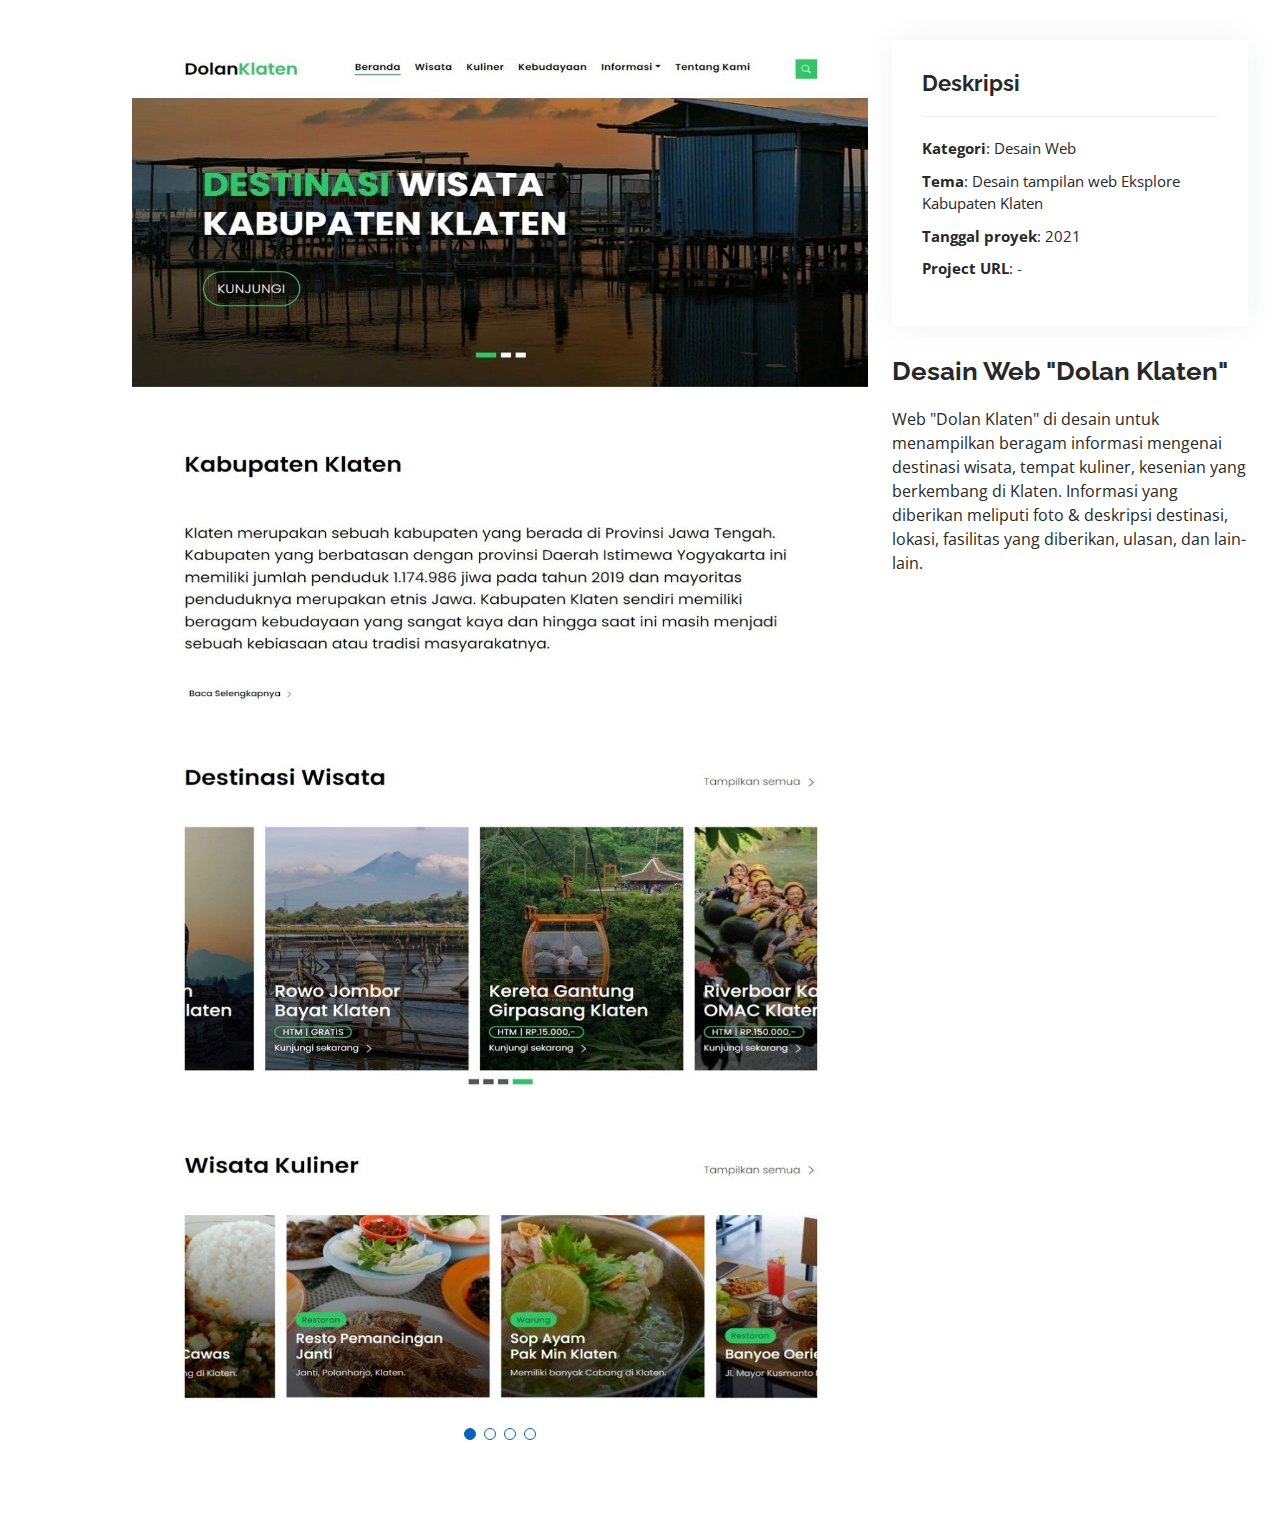
<file: portfolio-details.html>
<!DOCTYPE html>
<html lang="en">
  <head>
    <meta charset="utf-8" />
    <meta content="width=device-width, initial-scale=1.0" name="viewport" />

    <title>Portfolio Details - Personal Bootstrap Template</title>
    <meta content="" name="description" />
    <meta content="" name="keywords" />

    <!-- Favicons -->
    <link href="assets/img/favicon.png" rel="icon" />
    <link href="assets/img/apple-touch-icon.png" rel="apple-touch-icon" />

    <!-- Google Fonts -->
    <link href="https://fonts.googleapis.com/css?family=Open+Sans:300,300i,400,400i,600,600i,700,700i|Raleway:300,300i,400,400i,500,500i,600,600i,700,700i|Poppins:300,300i,400,400i,500,500i,600,600i,700,700i" rel="stylesheet" />

    <!-- Vendor CSS Files -->
    <link href="assets/vendor/aos/aos.css" rel="stylesheet" />
    <link href="assets/vendor/bootstrap/css/bootstrap.min.css" rel="stylesheet" />
    <link href="assets/vendor/bootstrap-icons/bootstrap-icons.css" rel="stylesheet" />
    <link href="assets/vendor/boxicons/css/boxicons.min.css" rel="stylesheet" />
    <link href="assets/vendor/glightbox/css/glightbox.min.css" rel="stylesheet" />
    <link href="assets/vendor/swiper/swiper-bundle.min.css" rel="stylesheet" />

    <!-- Template Main CSS File -->
    <link href="assets/css/style.css" rel="stylesheet" />

    <!-- =======================================================
  * Template Name: MyResume - v4.8.1
  * Template URL: https://bootstrapmade.com/free-html-bootstrap-template-my-resume/
  * Author: BootstrapMade.com
  * License: https://bootstrapmade.com/license/
  ======================================================== -->
  </head>

  <body>
    <main id="main">
      <!-- ======= Portfolio Details Section ======= -->
      <section id="portfolio-details" class="portfolio-details">
        <div class="container">
          <div class="row gy-4">
            <div class="col-lg-8">
              <div class="portfolio-details-slider swiper">
                <div class="swiper-wrapper align-items-center">
                  <div class="swiper-slide">
                    <img src="assets/img/A1.jpeg" alt="" />
                  </div>

                  <div class="swiper-slide">
                    <img src="assets/img/A3.jpeg" alt="" />
                  </div>

                  <div class="swiper-slide">
                    <img src="assets/img/A4.jpeg" alt="" />
                  </div>

                  <div class="swiper-slide">
                    <img src="assets/img/A2.jpeg" alt="" />
                  </div>
                </div>
                <div class="swiper-pagination"></div>
              </div>
            </div>

            <div class="col-lg-4">
              <div class="portfolio-info">
                <h3>Deskripsi</h3>
                <ul>
                  <li><strong>Kategori</strong>: Desain Web</li>
                  <li><strong>Tema</strong>: Desain tampilan web Eksplore Kabupaten Klaten</li>
                  <li><strong>Tanggal proyek</strong>: 2021</li>
                  <li><strong>Project URL</strong>: <a href="#">-</a></li>
                </ul>
              </div>
              <div class="portfolio-description">
                <h2>Desain Web "Dolan Klaten"</h2>
                <p>
                  Web "Dolan Klaten" di desain untuk menampilkan beragam informasi mengenai destinasi wisata, tempat kuliner, kesenian yang berkembang di Klaten. Informasi yang diberikan meliputi foto & deskripsi destinasi, lokasi,
                  fasilitas yang diberikan, ulasan, dan lain-lain.
                </p>
              </div>
            </div>
          </div>
        </div>
      </section>
      <!-- End Portfolio Details Section -->
    </main>
    <!-- End #main -->

    <div id="preloader"></div>
    <a href="#" class="back-to-top d-flex align-items-center justify-content-center"><i class="bi bi-arrow-up-short"></i></a>

    <!-- Vendor JS Files -->
    <script src="assets/vendor/purecounter/purecounter_vanilla.js"></script>
    <script src="assets/vendor/aos/aos.js"></script>
    <script src="assets/vendor/bootstrap/js/bootstrap.bundle.min.js"></script>
    <script src="assets/vendor/glightbox/js/glightbox.min.js"></script>
    <script src="assets/vendor/isotope-layout/isotope.pkgd.min.js"></script>
    <script src="assets/vendor/swiper/swiper-bundle.min.js"></script>
    <script src="assets/vendor/typed.js/typed.min.js"></script>
    <script src="assets/vendor/waypoints/noframework.waypoints.js"></script>
    <script src="assets/vendor/php-email-form/validate.js"></script>

    <!-- Template Main JS File -->
    <script src="assets/js/main.js"></script>
  </body>
</html>
</file>
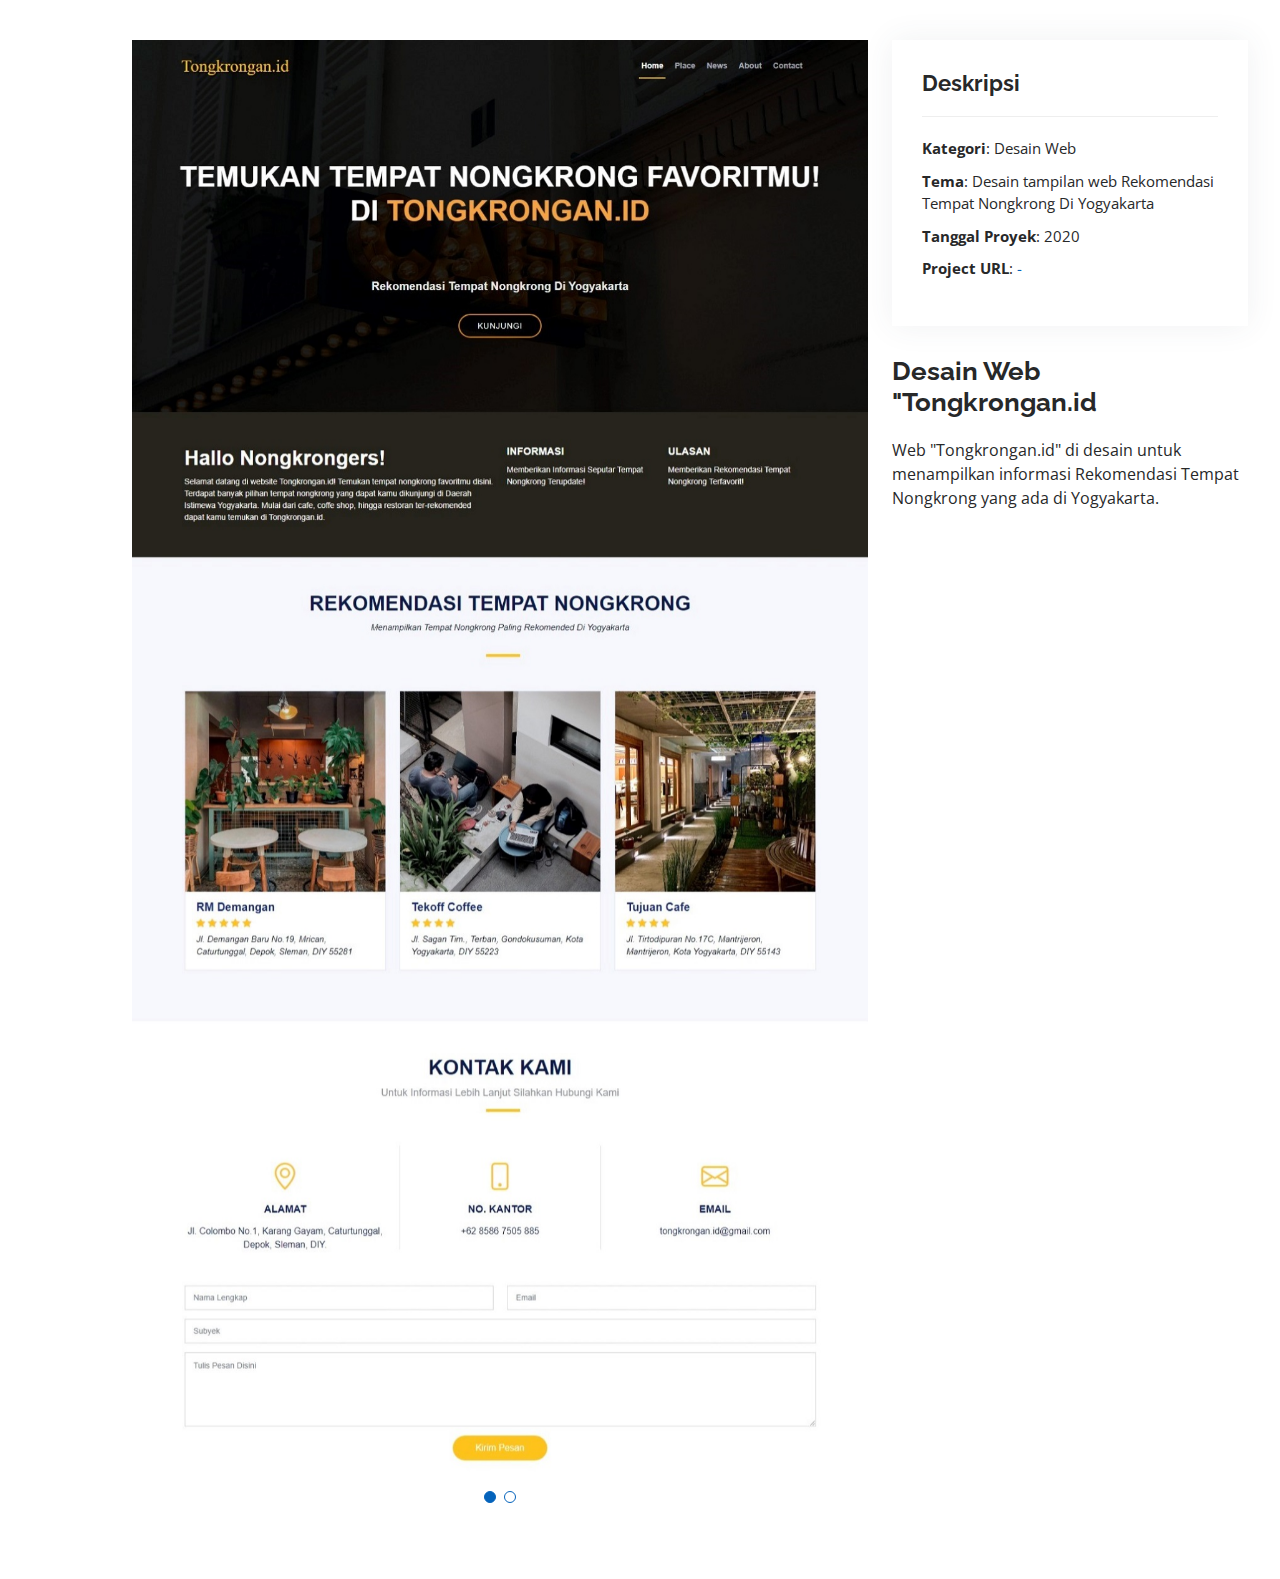
<file: portfolio-details2.html>
<!DOCTYPE html>
<html lang="en">
  <head>
    <meta charset="utf-8" />
    <meta content="width=device-width, initial-scale=1.0" name="viewport" />

    <title>Portfolio Details - Personal Bootstrap Template</title>
    <meta content="" name="description" />
    <meta content="" name="keywords" />

    <!-- Favicons -->
    <link href="assets/img/favicon.png" rel="icon" />
    <link href="assets/img/apple-touch-icon.png" rel="apple-touch-icon" />

    <!-- Google Fonts -->
    <link href="https://fonts.googleapis.com/css?family=Open+Sans:300,300i,400,400i,600,600i,700,700i|Raleway:300,300i,400,400i,500,500i,600,600i,700,700i|Poppins:300,300i,400,400i,500,500i,600,600i,700,700i" rel="stylesheet" />

    <!-- Vendor CSS Files -->
    <link href="assets/vendor/aos/aos.css" rel="stylesheet" />
    <link href="assets/vendor/bootstrap/css/bootstrap.min.css" rel="stylesheet" />
    <link href="assets/vendor/bootstrap-icons/bootstrap-icons.css" rel="stylesheet" />
    <link href="assets/vendor/boxicons/css/boxicons.min.css" rel="stylesheet" />
    <link href="assets/vendor/glightbox/css/glightbox.min.css" rel="stylesheet" />
    <link href="assets/vendor/swiper/swiper-bundle.min.css" rel="stylesheet" />

    <!-- Template Main CSS File -->
    <link href="assets/css/style.css" rel="stylesheet" />

    <!-- =======================================================
  * Template Name: MyResume - v4.8.1
  * Template URL: https://bootstrapmade.com/free-html-bootstrap-template-my-resume/
  * Author: BootstrapMade.com
  * License: https://bootstrapmade.com/license/
  ======================================================== -->
  </head>

  <body>
    <main id="main">
      <!-- ======= Portfolio Details Section ======= -->
      <section id="portfolio-details" class="portfolio-details">
        <div class="container">
          <div class="row gy-4">
            <div class="col-lg-8">
              <div class="portfolio-details-slider swiper">
                <div class="swiper-wrapper align-items-center">
                  <div class="swiper-slide">
                    <img src="assets/img/B (2).jpeg" alt="" />
                  </div>

                  <div class="swiper-slide">
                    <img src="assets/img/B (1).jpeg" alt="" />
                  </div>
                </div>
                <div class="swiper-pagination"></div>
              </div>
            </div>

            <div class="col-lg-4">
              <div class="portfolio-info">
                <h3>Deskripsi</h3>
                <ul>
                  <li><strong>Kategori</strong>: Desain Web</li>
                  <li><strong>Tema</strong>: Desain tampilan web Rekomendasi Tempat Nongkrong Di Yogyakarta</li>
                  <li><strong>Tanggal Proyek</strong>: 2020</li>
                  <li><strong>Project URL</strong>: <a href="#">-</a></li>
                </ul>
              </div>
              <div class="portfolio-description">
                <h2>Desain Web "Tongkrongan.id</h2>
                <p>Web "Tongkrongan.id" di desain untuk menampilkan informasi Rekomendasi Tempat Nongkrong yang ada di Yogyakarta.</p>
              </div>
            </div>
          </div>
        </div>
      </section>
      <!-- End Portfolio Details Section -->
    </main>
    <!-- End #main -->

    <div id="preloader"></div>
    <a href="#" class="back-to-top d-flex align-items-center justify-content-center"><i class="bi bi-arrow-up-short"></i></a>

    <!-- Vendor JS Files -->
    <script src="assets/vendor/purecounter/purecounter_vanilla.js"></script>
    <script src="assets/vendor/aos/aos.js"></script>
    <script src="assets/vendor/bootstrap/js/bootstrap.bundle.min.js"></script>
    <script src="assets/vendor/glightbox/js/glightbox.min.js"></script>
    <script src="assets/vendor/isotope-layout/isotope.pkgd.min.js"></script>
    <script src="assets/vendor/swiper/swiper-bundle.min.js"></script>
    <script src="assets/vendor/typed.js/typed.min.js"></script>
    <script src="assets/vendor/waypoints/noframework.waypoints.js"></script>
    <script src="assets/vendor/php-email-form/validate.js"></script>

    <!-- Template Main JS File -->
    <script src="assets/js/main.js"></script>
  </body>
</html>
</file>
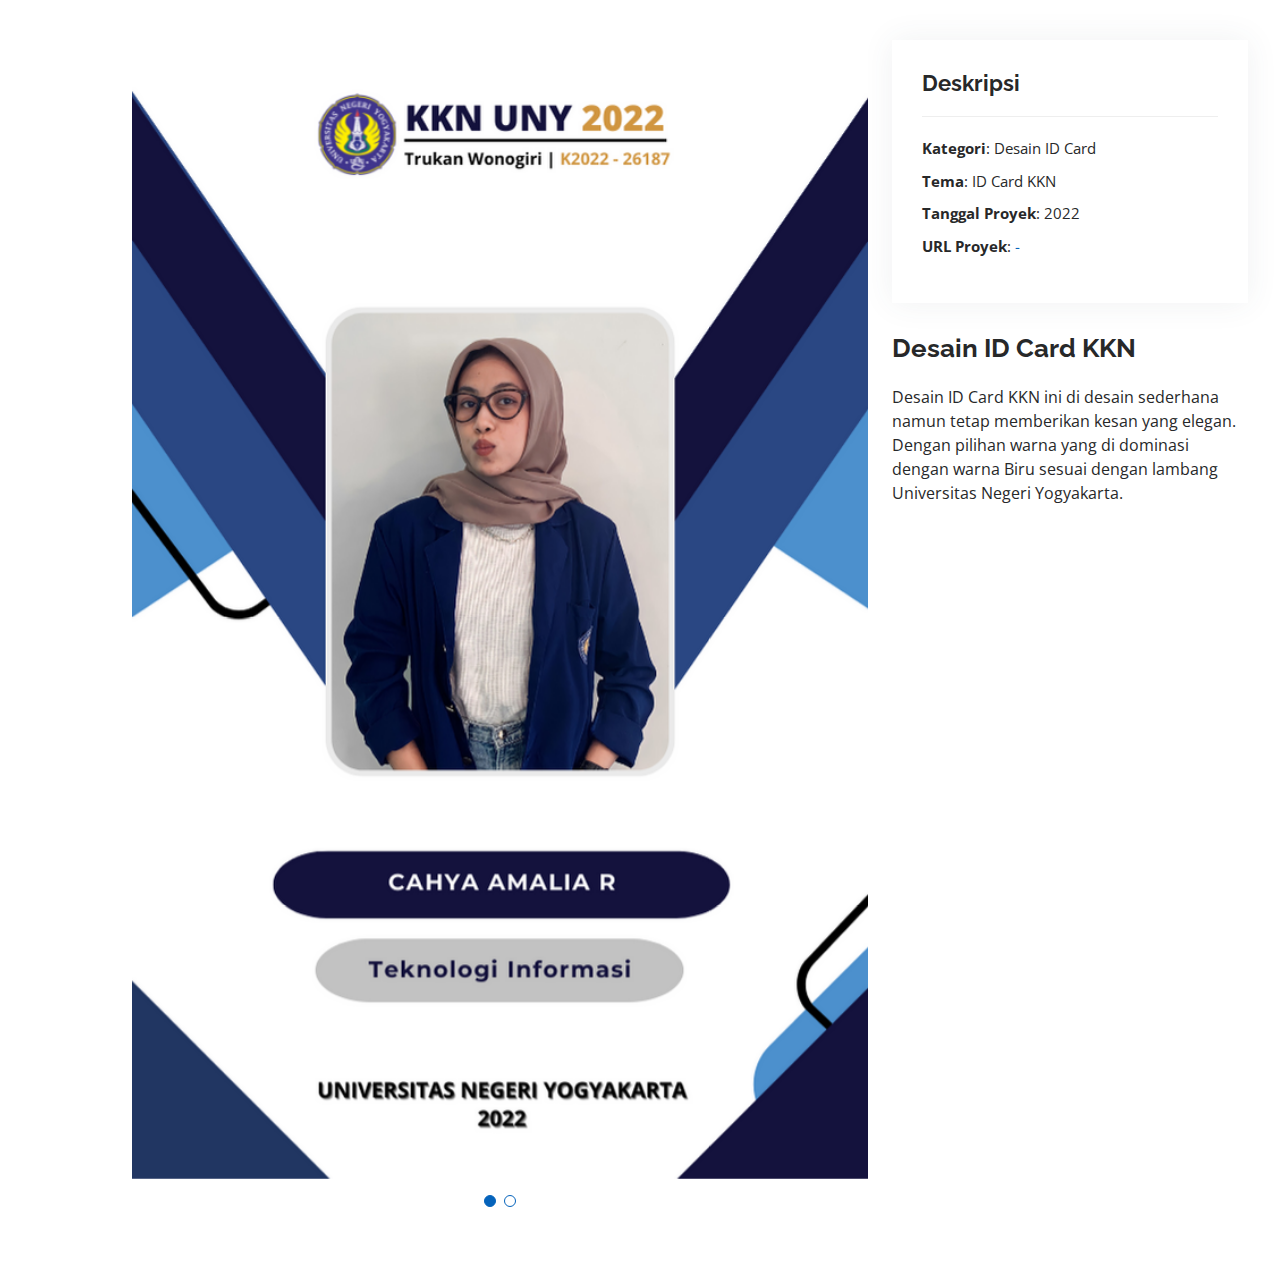
<file: portfolio-details3.html>
<!DOCTYPE html>
<html lang="en">
  <head>
    <meta charset="utf-8" />
    <meta content="width=device-width, initial-scale=1.0" name="viewport" />

    <title>Portfolio Details - Personal Bootstrap Template</title>
    <meta content="" name="description" />
    <meta content="" name="keywords" />

    <!-- Favicons -->
    <link href="assets/img/favicon.png" rel="icon" />
    <link href="assets/img/apple-touch-icon.png" rel="apple-touch-icon" />

    <!-- Google Fonts -->
    <link href="https://fonts.googleapis.com/css?family=Open+Sans:300,300i,400,400i,600,600i,700,700i|Raleway:300,300i,400,400i,500,500i,600,600i,700,700i|Poppins:300,300i,400,400i,500,500i,600,600i,700,700i" rel="stylesheet" />

    <!-- Vendor CSS Files -->
    <link href="assets/vendor/aos/aos.css" rel="stylesheet" />
    <link href="assets/vendor/bootstrap/css/bootstrap.min.css" rel="stylesheet" />
    <link href="assets/vendor/bootstrap-icons/bootstrap-icons.css" rel="stylesheet" />
    <link href="assets/vendor/boxicons/css/boxicons.min.css" rel="stylesheet" />
    <link href="assets/vendor/glightbox/css/glightbox.min.css" rel="stylesheet" />
    <link href="assets/vendor/swiper/swiper-bundle.min.css" rel="stylesheet" />

    <!-- Template Main CSS File -->
    <link href="assets/css/style.css" rel="stylesheet" />

    <!-- =======================================================
  * Template Name: MyResume - v4.8.1
  * Template URL: https://bootstrapmade.com/free-html-bootstrap-template-my-resume/
  * Author: BootstrapMade.com
  * License: https://bootstrapmade.com/license/
  ======================================================== -->
  </head>

  <body>
    <main id="main">
      <!-- ======= Portfolio Details Section ======= -->
      <section id="portfolio-details" class="portfolio-details">
        <div class="container">
          <div class="row gy-4">
            <div class="col-lg-8">
              <div class="portfolio-details-slider swiper">
                <div class="swiper-wrapper align-items-center">
                  <div class="swiper-slide">
                    <img src="assets/img/CV (1).png" alt="" />
                  </div>

                  <div class="swiper-slide">
                    <img src="assets/img/CV (2).png" alt="" />
                  </div>
                </div>
                <div class="swiper-pagination"></div>
              </div>
            </div>

            <div class="col-lg-4">
              <div class="portfolio-info">
                <h3>Deskripsi</h3>
                <ul>
                  <li><strong>Kategori</strong>: Desain ID Card</li>
                  <li><strong>Tema</strong>: ID Card KKN</li>
                  <li><strong>Tanggal Proyek</strong>: 2022</li>
                  <li><strong>URL Proyek</strong>: <a href="#">-</a></li>
                </ul>
              </div>
              <div class="portfolio-description">
                <h2>Desain ID Card KKN</h2>
                <p>Desain ID Card KKN ini di desain sederhana namun tetap memberikan kesan yang elegan. Dengan pilihan warna yang di dominasi dengan warna Biru sesuai dengan lambang Universitas Negeri Yogyakarta.</p>
              </div>
            </div>
          </div>
        </div>
      </section>
      <!-- End Portfolio Details Section -->
    </main>
    <!-- End #main -->

    <div id="preloader"></div>
    <a href="#" class="back-to-top d-flex align-items-center justify-content-center"><i class="bi bi-arrow-up-short"></i></a>

    <!-- Vendor JS Files -->
    <script src="assets/vendor/purecounter/purecounter_vanilla.js"></script>
    <script src="assets/vendor/aos/aos.js"></script>
    <script src="assets/vendor/bootstrap/js/bootstrap.bundle.min.js"></script>
    <script src="assets/vendor/glightbox/js/glightbox.min.js"></script>
    <script src="assets/vendor/isotope-layout/isotope.pkgd.min.js"></script>
    <script src="assets/vendor/swiper/swiper-bundle.min.js"></script>
    <script src="assets/vendor/typed.js/typed.min.js"></script>
    <script src="assets/vendor/waypoints/noframework.waypoints.js"></script>
    <script src="assets/vendor/php-email-form/validate.js"></script>

    <!-- Template Main JS File -->
    <script src="assets/js/main.js"></script>
  </body>
</html>
</file>
<file: assets/css/style.css>
/*--------------------------------------------------------------
# General
--------------------------------------------------------------*/
body {
  font-family: "Open Sans", sans-serif;
  color: #272829;
}

a {
  color: #0563bb;
  text-decoration: none;
}

a:hover {
  color: #067ded;
  text-decoration: none;
}

h1,
h2,
h3,
h4,
h5,
h6 {
  font-family: "Raleway", sans-serif;
}

/*--------------------------------------------------------------
# Back to top button
--------------------------------------------------------------*/
.back-to-top {
  position: fixed;
  visibility: hidden;
  opacity: 0;
  right: 15px;
  bottom: 15px;
  z-index: 996;
  background: #0563bb;
  width: 40px;
  height: 40px;
  border-radius: 50px;
  transition: all 0.4s;
}

.back-to-top i {
  font-size: 28px;
  color: #fff;
  line-height: 0;
}

.back-to-top:hover {
  background: #0678e3;
  color: #fff;
}

.back-to-top.active {
  visibility: visible;
  opacity: 1;
}

/*--------------------------------------------------------------
# Preloader
--------------------------------------------------------------*/
#preloader {
  position: fixed;
  top: 0;
  left: 0;
  right: 0;
  bottom: 0;
  z-index: 9999;
  overflow: hidden;
  background: #fff;
}

#preloader:before {
  content: "";
  position: fixed;
  top: calc(50% - 30px);
  left: calc(50% - 30px);
  border: 6px solid #0563bb;
  border-top-color: #fff;
  border-bottom-color: #fff;
  border-radius: 50%;
  width: 60px;
  height: 60px;
  -webkit-animation: animate-preloader 1s linear infinite;
  animation: animate-preloader 1s linear infinite;
}

@-webkit-keyframes animate-preloader {
  0% {
    transform: rotate(0deg);
  }

  100% {
    transform: rotate(360deg);
  }
}

@keyframes animate-preloader {
  0% {
    transform: rotate(0deg);
  }

  100% {
    transform: rotate(360deg);
  }
}

/*--------------------------------------------------------------
# Disable aos animation delay on mobile devices
--------------------------------------------------------------*/
@media screen and (max-width: 768px) {
  [data-aos-delay] {
    transition-delay: 0 !important;
  }
}

/*--------------------------------------------------------------
# Header
--------------------------------------------------------------*/
#header {
  position: fixed;
  top: 0;
  left: 0;
  bottom: 0;
  z-index: 9997;
  transition: all 0.5s;
  padding: 15px;
  overflow-y: auto;
}

@media (max-width: 992px) {
  #header {
    width: 300px;
    background: #fff;
    border-right: 1px solid #e6e9ec;
    left: -300px;
  }
}

@media (min-width: 992px) {
  #main {
    margin-left: 100px;
  }
}

/*--------------------------------------------------------------
# Navigation Menu
--------------------------------------------------------------*/
/**
* Desktop Navigation 
*/
.nav-menu {
  padding: 0;
  display: block;
}

.nav-menu * {
  margin: 0;
  padding: 0;
  list-style: none;
}

.nav-menu > ul > li {
  position: relative;
  white-space: nowrap;
}

.nav-menu a,
.nav-menu a:focus {
  display: flex;
  align-items: center;
  color: #45505b;
  padding: 10px 18px;
  margin-bottom: 8px;
  transition: 0.3s;
  font-size: 15px;
  border-radius: 50px;
  background: #f2f3f5;
  height: 56px;
  width: 100%;
  overflow: hidden;
  transition: 0.3s;
}

.nav-menu a i,
.nav-menu a:focus i {
  font-size: 20px;
}

.nav-menu a span,
.nav-menu a:focus span {
  padding: 0 5px 0 7px;
  color: #45505b;
}

@media (min-width: 992px) {
  .nav-menu a,
  .nav-menu a:focus {
    width: 56px;
  }

  .nav-menu a span,
  .nav-menu a:focus span {
    display: none;
    color: #fff;
  }
}

.nav-menu a:hover,
.nav-menu .active,
.nav-menu .active:focus,
.nav-menu li:hover > a {
  color: #fff;
  background: #0563bb;
}

.nav-menu a:hover span,
.nav-menu .active span,
.nav-menu .active:focus span,
.nav-menu li:hover > a span {
  color: #fff;
}

.nav-menu a:hover,
.nav-menu li:hover > a {
  width: 100%;
  color: #fff;
}

.nav-menu a:hover span,
.nav-menu li:hover > a span {
  display: block;
}

/**
* Mobile Navigation 
*/
.mobile-nav-toggle {
  position: fixed;
  right: 10px;
  top: 10px;
  z-index: 9998;
  border: 0;
  background: none;
  font-size: 28px;
  transition: all 0.4s;
  outline: none !important;
  line-height: 0;
  cursor: pointer;
  border-radius: 50px;
  padding: 5px;
}

.mobile-nav-toggle i {
  color: #45505b;
}

.mobile-nav-active {
  overflow: hidden;
}

.mobile-nav-active #header {
  left: 0;
}

.mobile-nav-active .mobile-nav-toggle {
  color: #fff;
  background-color: #0563bb;
}

/*--------------------------------------------------------------
# Hero Section
--------------------------------------------------------------*/
#hero {
  width: 100%;
  height: 100vh;
  background: url("../img/baground2.jpg") top right no-repeat;
  background-size: cover;
  position: relative;
}

@media (min-width: 992px) {
  #hero {
    padding-left: 160px;
  }
}

#hero:before {
  content: "";
  background: rgba(255, 255, 255, 0.8);
  position: absolute;
  bottom: 0;
  top: 0;
  left: 0;
  right: 0;
}

#hero h1 {
  margin: 0;
  font-size: 64px;
  font-weight: 700;
  line-height: 56px;
  color: #45505b;
}

#hero p {
  color: #45505b;
  margin: 15px 0 0 0;
  font-size: 26px;
  font-family: "Poppins", sans-serif;
}

#hero p span {
  color: #0563bb;
  letter-spacing: 1px;
}

#hero .social-links {
  margin-top: 30px;
}

#hero .social-links a {
  font-size: 24px;
  display: inline-block;
  color: #45505b;
  line-height: 1;
  margin-right: 20px;
  transition: 0.3s;
}

#hero .social-links a:hover {
  color: #0563bb;
}

@media (max-width: 992px) {
  #hero {
    text-align: center;
  }

  #hero h1 {
    font-size: 32px;
    line-height: 36px;
  }

  #hero p {
    margin-top: 10px;
    font-size: 20px;
    line-height: 24px;
  }
}

/*--------------------------------------------------------------
# Sections General
--------------------------------------------------------------*/
section {
  padding: 60px 0;
  overflow: hidden;
}

.section-title {
  text-align: center;
  padding-bottom: 30px;
}

.section-title h2 {
  font-size: 32px;
  font-weight: bold;
  text-transform: uppercase;
  margin-bottom: 20px;
  padding-bottom: 20px;
  position: relative;
  color: #45505b;
}

.section-title h2::before {
  content: "";
  position: absolute;
  display: block;
  width: 120px;
  height: 1px;
  background: #ddd;
  bottom: 1px;
  left: calc(50% - 60px);
}

.section-title h2::after {
  content: "";
  position: absolute;
  display: block;
  width: 40px;
  height: 3px;
  background: #0563bb;
  bottom: 0;
  left: calc(50% - 20px);
}

.section-title p {
  margin-bottom: 0;
}

/*--------------------------------------------------------------
# About
--------------------------------------------------------------*/
.about .content h3 {
  font-weight: 700;
  font-size: 26px;
  color: #728394;
}

.about .content ul {
  list-style: none;
  padding: 0;
}

.about .content ul li {
  margin-bottom: 20px;
  display: flex;
  align-items: center;
}

.about .content ul strong {
  margin-right: 10px;
}

.about .content ul i {
  font-size: 16px;
  margin-right: 5px;
  color: #0563bb;
  line-height: 0;
}

.about .content p:last-child {
  margin-bottom: 0;
}

/*--------------------------------------------------------------
# Facts
--------------------------------------------------------------*/
.facts .count-box {
  padding: 30px 30px 25px 30px;
  margin-top: 30px;
  width: 100%;
  position: relative;
  text-align: center;
  background: #fff;
}

.facts .count-box i {
  position: absolute;
  top: -25px;
  left: 50%;
  transform: translateX(-50%);
  font-size: 24px;
  background: #0563bb;
  color: #fff;
  border-radius: 50px;
  display: inline-flex;
  align-items: center;
  justify-content: center;
  width: 48px;
  height: 48px;
}

.facts .count-box span {
  font-size: 36px;
  display: block;
  font-weight: 600;
  color: #011426;
}

.facts .count-box p {
  padding: 0;
  margin: 0;
  font-family: "Raleway", sans-serif;
  font-size: 14px;
}

/*--------------------------------------------------------------
# Akills
--------------------------------------------------------------*/
.skills .progress {
  height: 60px;
  display: block;
  background: none;
  border-radius: 0;
}

.skills .progress .skill {
  padding: 10px 0;
  margin: 0;
  text-transform: uppercase;
  display: block;
  font-weight: 600;
  font-family: "Poppins", sans-serif;
  color: #45505b;
}

.skills .progress .skill .val {
  float: right;
  font-style: normal;
}

.skills .progress-bar-wrap {
  background: #f2f3f5;
}

.skills .progress-bar {
  width: 1px;
  height: 10px;
  transition: 0.9s;
  background-color: #0563bb;
}

/*--------------------------------------------------------------
# Resume
--------------------------------------------------------------*/
.resume .resume-title {
  font-size: 26px;
  font-weight: 700;
  margin-top: 20px;
  margin-bottom: 20px;
  color: #45505b;
}

.resume .resume-item {
  padding: 0 0 20px 20px;
  margin-top: -2px;
  border-left: 2px solid #0563bb;
  position: relative;
}

.resume .resume-item h4 {
  line-height: 18px;
  font-size: 18px;
  font-weight: 600;
  text-transform: uppercase;
  font-family: "Poppins", sans-serif;
  color: #0563bb;
  margin-bottom: 10px;
}

.resume .resume-item h5 {
  font-size: 16px;
  background: #f7f8f9;
  padding: 5px 15px;
  display: inline-block;
  font-weight: 600;
  margin-bottom: 10px;
}

.resume .resume-item ul {
  padding-left: 20px;
}

.resume .resume-item ul li {
  padding-bottom: 10px;
}

.resume .resume-item:last-child {
  padding-bottom: 0;
}

.resume .resume-item::before {
  content: "";
  position: absolute;
  width: 16px;
  height: 16px;
  border-radius: 50px;
  left: -9px;
  top: 0;
  background: #fff;
  border: 2px solid #0563bb;
}

/*--------------------------------------------------------------
# Portfolio
--------------------------------------------------------------*/
.portfolio .portfolio-item {
  margin-bottom: 30px;
}

.portfolio #portfolio-flters {
  padding: 0;
  margin: 0 auto 25px auto;
  list-style: none;
  text-align: center;
  background: #fff;
  border-radius: 50px;
  padding: 2px 15px;
}

.portfolio #portfolio-flters li {
  cursor: pointer;
  display: inline-block;
  padding: 10px 15px;
  font-size: 14px;
  font-weight: 600;
  line-height: 1;
  text-transform: uppercase;
  color: #272829;
  margin-bottom: 5px;
  transition: all 0.3s ease-in-out;
}

.portfolio #portfolio-flters li:hover,
.portfolio #portfolio-flters li.filter-active {
  color: #0563bb;
}

.portfolio #portfolio-flters li:last-child {
  margin-right: 0;
}

.portfolio .portfolio-wrap {
  transition: 0.3s;
  position: relative;
  overflow: hidden;
  z-index: 1;
  background: rgba(69, 80, 91, 0.8);
}

.portfolio .portfolio-wrap::before {
  content: "";
  background: rgba(255, 255, 255, 0.7);
  position: absolute;
  left: 30px;
  right: 30px;
  top: 30px;
  bottom: 30px;
  transition: all ease-in-out 0.3s;
  z-index: 2;
  opacity: 0;
}

.portfolio .portfolio-wrap .portfolio-info {
  opacity: 0;
  position: absolute;
  top: 0;
  left: 0;
  right: 0;
  bottom: 0;
  text-align: center;
  z-index: 3;
  transition: all ease-in-out 0.3s;
  display: flex;
  flex-direction: column;
  justify-content: center;
  align-items: center;
}

.portfolio .portfolio-wrap .portfolio-info::before {
  display: block;
  content: "";
  width: 48px;
  height: 48px;
  position: absolute;
  top: 35px;
  left: 35px;
  border-top: 3px solid #d7dce1;
  border-left: 3px solid #d7dce1;
  transition: all 0.5s ease 0s;
  z-index: 9994;
}

.portfolio .portfolio-wrap .portfolio-info::after {
  display: block;
  content: "";
  width: 48px;
  height: 48px;
  position: absolute;
  bottom: 35px;
  right: 35px;
  border-bottom: 3px solid #d7dce1;
  border-right: 3px solid #d7dce1;
  transition: all 0.5s ease 0s;
  z-index: 9994;
}

.portfolio .portfolio-wrap .portfolio-info h4 {
  font-size: 20px;
  color: #45505b;
  font-weight: 600;
}

.portfolio .portfolio-wrap .portfolio-info p {
  color: #45505b;
  font-size: 14px;
  text-transform: uppercase;
  padding: 0;
  margin: 0;
}

.portfolio .portfolio-wrap .portfolio-links {
  text-align: center;
  z-index: 4;
}

.portfolio .portfolio-wrap .portfolio-links a {
  color: #45505b;
  margin: 0 2px;
  font-size: 28px;
  display: inline-block;
  transition: 0.3s;
}

.portfolio .portfolio-wrap .portfolio-links a:hover {
  color: #148af9;
}

.portfolio .portfolio-wrap:hover::before {
  top: 0;
  left: 0;
  right: 0;
  bottom: 0;
  opacity: 1;
}

.portfolio .portfolio-wrap:hover .portfolio-info {
  opacity: 1;
}

.portfolio .portfolio-wrap:hover .portfolio-info::before {
  top: 15px;
  left: 15px;
}

.portfolio .portfolio-wrap:hover .portfolio-info::after {
  bottom: 15px;
  right: 15px;
}

/*--------------------------------------------------------------
# Portfolio Details
--------------------------------------------------------------*/
.portfolio-details {
  padding-top: 40px;
}

.portfolio-details .portfolio-details-slider img {
  width: 100%;
}

.portfolio-details .portfolio-details-slider .swiper-pagination {
  margin-top: 20px;
  position: relative;
}

.portfolio-details .portfolio-details-slider .swiper-pagination .swiper-pagination-bullet {
  width: 12px;
  height: 12px;
  background-color: #fff;
  opacity: 1;
  border: 1px solid #0563bb;
}

.portfolio-details .portfolio-details-slider .swiper-pagination .swiper-pagination-bullet-active {
  background-color: #0563bb;
}

.portfolio-details .portfolio-info {
  padding: 30px;
  box-shadow: 0px 0 30px rgba(69, 80, 91, 0.08);
}

.portfolio-details .portfolio-info h3 {
  font-size: 22px;
  font-weight: 700;
  margin-bottom: 20px;
  padding-bottom: 20px;
  border-bottom: 1px solid #eee;
}

.portfolio-details .portfolio-info ul {
  list-style: none;
  padding: 0;
  font-size: 15px;
}

.portfolio-details .portfolio-info ul li + li {
  margin-top: 10px;
}

.portfolio-details .portfolio-description {
  padding-top: 30px;
}

.portfolio-details .portfolio-description h2 {
  font-size: 26px;
  font-weight: 700;
  margin-bottom: 20px;
}

.portfolio-details .portfolio-description p {
  padding: 0;
}

/*--------------------------------------------------------------
# Services
--------------------------------------------------------------*/
.services .icon-box {
  text-align: center;
  padding: 70px 20px 80px 20px;
  transition: all ease-in-out 0.3s;
  background: #fff;
  box-shadow: 0px 5px 90px 0px rgba(110, 123, 131, 0.05);
}

.services .icon-box .icon {
  margin: 0 auto;
  width: 100px;
  height: 100px;
  display: flex;
  align-items: center;
  justify-content: center;
  transition: ease-in-out 0.3s;
  position: relative;
}

.services .icon-box .icon i {
  font-size: 36px;
  transition: 0.5s;
  position: relative;
}

.services .icon-box .icon svg {
  position: absolute;
  top: 0;
  left: 0;
}

.services .icon-box .icon svg path {
  transition: 0.5s;
  fill: #f5f5f5;
}

.services .icon-box h4 {
  font-weight: 600;
  margin: 10px 0 15px 0;
  font-size: 22px;
}

.services .icon-box h4 a {
  color: #45505b;
  transition: ease-in-out 0.3s;
}

.services .icon-box p {
  line-height: 24px;
  font-size: 14px;
  margin-bottom: 0;
}

.services .icon-box:hover {
  border-color: #fff;
  box-shadow: 0px 0 35px 0 rgba(0, 0, 0, 0.08);
}

.services .iconbox-blue i {
  color: #47aeff;
}

.services .iconbox-blue:hover .icon i {
  color: #fff;
}

.services .iconbox-blue:hover .icon path {
  fill: #47aeff;
}

.services .iconbox-orange i {
  color: #ffa76e;
}

.services .iconbox-orange:hover .icon i {
  color: #fff;
}

.services .iconbox-orange:hover .icon path {
  fill: #ffa76e;
}

.services .iconbox-pink i {
  color: #e80368;
}

.services .iconbox-pink:hover .icon i {
  color: #fff;
}

.services .iconbox-pink:hover .icon path {
  fill: #e80368;
}

.services .iconbox-yellow i {
  color: #ffbb2c;
}

.services .iconbox-yellow:hover .icon i {
  color: #fff;
}

.services .iconbox-yellow:hover .icon path {
  fill: #ffbb2c;
}

.services .iconbox-red i {
  color: #ff5828;
}

.services .iconbox-red:hover .icon i {
  color: #fff;
}

.services .iconbox-red:hover .icon path {
  fill: #ff5828;
}

.services .iconbox-teal i {
  color: #11dbcf;
}

.services .iconbox-teal:hover .icon i {
  color: #fff;
}

.services .iconbox-teal:hover .icon path {
  fill: #11dbcf;
}

/*--------------------------------------------------------------
# Testimonials
--------------------------------------------------------------*/
.testimonials .section-header {
  margin-bottom: 40px;
}

.testimonials .testimonials-carousel,
.testimonials .testimonials-slider {
  overflow: hidden;
}

.testimonials .testimonial-item {
  text-align: center;
}

.testimonials .testimonial-item .testimonial-img {
  width: 120px;
  border-radius: 50%;
  border: 4px solid #fff;
  margin: 0 auto;
}

.testimonials .testimonial-item h3 {
  font-size: 20px;
  font-weight: bold;
  margin: 10px 0 5px 0;
  color: #111;
}

.testimonials .testimonial-item h4 {
  font-size: 14px;
  color: #999;
  margin: 0 0 15px 0;
}

.testimonials .testimonial-item .quote-icon-left,
.testimonials .testimonial-item .quote-icon-right {
  color: #90c8fc;
  font-size: 26px;
}

.testimonials .testimonial-item .quote-icon-left {
  display: inline-block;
  left: -5px;
  position: relative;
}

.testimonials .testimonial-item .quote-icon-right {
  display: inline-block;
  right: -5px;
  position: relative;
  top: 10px;
}

.testimonials .testimonial-item p {
  font-style: italic;
  margin: 0 auto 15px auto;
}

.testimonials .swiper-pagination {
  margin-top: 20px;
  position: relative;
}

.testimonials .swiper-pagination .swiper-pagination-bullet {
  width: 12px;
  height: 12px;
  background-color: #fff;
  opacity: 1;
  border: 1px solid #0563bb;
}

.testimonials .swiper-pagination .swiper-pagination-bullet-active {
  background-color: #0563bb;
}

@media (min-width: 992px) {
  .testimonials .testimonial-item p {
    width: 80%;
  }
}

/*--------------------------------------------------------------
# Contact
--------------------------------------------------------------*/
.contact .info {
  width: 100%;
  background: #fff;
}

.contact .info i {
  font-size: 20px;
  color: #0563bb;
  float: left;
  width: 44px;
  height: 44px;
  background: #eef7ff;
  display: flex;
  justify-content: center;
  align-items: center;
  border-radius: 50px;
  transition: all 0.3s ease-in-out;
}

.contact .info h4 {
  padding: 0 0 0 60px;
  font-size: 22px;
  font-weight: 600;
  margin-bottom: 5px;
  color: #45505b;
}

.contact .info p {
  padding: 0 0 0 60px;
  margin-bottom: 0;
  font-size: 14px;
  color: #728394;
}

.contact .info .email,
.contact .info .phone {
  margin-top: 40px;
}

.contact .info .email:hover i,
.contact .info .address:hover i,
.contact .info .phone:hover i {
  background: #0563bb;
  color: #fff;
}

.contact .php-email-form {
  width: 100%;
  background: #fff;
}

.contact .php-email-form .form-group {
  padding-bottom: 8px;
}

.contact .php-email-form .error-message {
  display: none;
  color: #fff;
  background: #ed3c0d;
  text-align: left;
  padding: 15px;
  font-weight: 600;
}

.contact .php-email-form .error-message br + br {
  margin-top: 25px;
}

.contact .php-email-form .sent-message {
  display: none;
  color: #fff;
  background: #18d26e;
  text-align: center;
  padding: 15px;
  font-weight: 600;
}

.contact .php-email-form .loading {
  display: none;
  background: #fff;
  text-align: center;
  padding: 15px;
}

.contact .php-email-form .loading:before {
  content: "";
  display: inline-block;
  border-radius: 50%;
  width: 24px;
  height: 24px;
  margin: 0 10px -6px 0;
  border: 3px solid #18d26e;
  border-top-color: #eee;
  -webkit-animation: animate-loading 1s linear infinite;
  animation: animate-loading 1s linear infinite;
}

.contact .php-email-form input,
.contact .php-email-form textarea {
  border-radius: 4px;
  box-shadow: none;
  font-size: 14px;
}

.contact .php-email-form input {
  height: 44px;
}

.contact .php-email-form textarea {
  padding: 10px 12px;
}

.contact .php-email-form button[type="submit"] {
  background: #0563bb;
  border: 0;
  padding: 10px 35px;
  color: #fff;
  transition: 0.4s;
  border-radius: 50px;
}

.contact .php-email-form button[type="submit"]:hover {
  background: #0678e3;
}

@-webkit-keyframes animate-loading {
  0% {
    transform: rotate(0deg);
  }

  100% {
    transform: rotate(360deg);
  }
}

@keyframes animate-loading {
  0% {
    transform: rotate(0deg);
  }

  100% {
    transform: rotate(360deg);
  }
}

/*--------------------------------------------------------------
# Footer
--------------------------------------------------------------*/
#footer {
  background: #f7f8f9;
  color: #45505b;
  font-size: 14px;
  text-align: center;
  padding: 30px 0;
}

#footer h3 {
  font-size: 36px;
  font-weight: 700;
  position: relative;
  font-family: "Poppins", sans-serif;
  padding: 0;
  margin: 0 0 15px 0;
}

#footer p {
  font-size: 15;
  font-style: italic;
  padding: 0;
  margin: 0 0 40px 0;
}

#footer .social-links {
  margin: 0 0 40px 0;
}

#footer .social-links a {
  font-size: 18px;
  display: inline-block;
  background: #0563bb;
  color: #fff;
  line-height: 1;
  padding: 8px 0;
  margin-right: 4px;
  border-radius: 50%;
  text-align: center;
  width: 36px;
  height: 36px;
  transition: 0.3s;
}

#footer .social-links a:hover {
  background: #0678e3;
  color: #fff;
  text-decoration: none;
}

#footer .copyright {
  margin: 0 0 5px 0;
}

#footer .credits {
  font-size: 13px;
}
</file>
